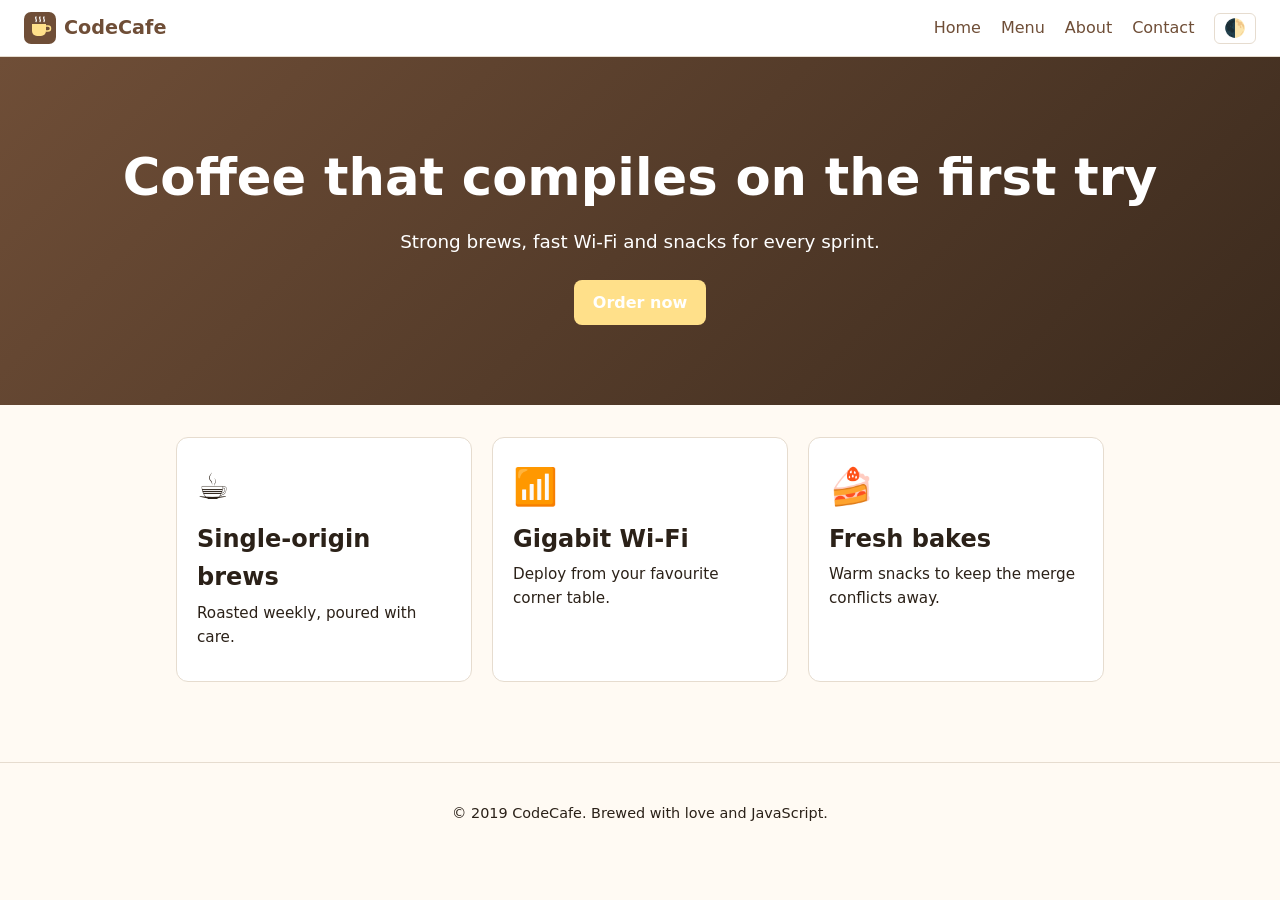
<file: index.html>
<!DOCTYPE html>
<html lang="en">
<head>
  <meta charset="UTF-8">
  <meta name="viewport" content="width=device-width, initial-scale=1.0">
  <title>CodeCafe - Fuel for Developers</title>
  <link rel="stylesheet" href="css/style.css">
</head>
<body>
  <header class="site-header">
    <a class="brand" href="index.html"><img src="assets/logo.svg" alt="" width="32" height="32"> CodeCafe</a>
    <button id="nav-toggle" class="nav-toggle" aria-label="Toggle navigation">&#9776;</button>
    <nav>
      <ul id="nav-links" class="nav-links">
        <li><a href="index.html">Home</a></li>
        <li><a href="menu.htm">Menu</a></li>
        <li><a href="about.html">About</a></li>
        <li><a href="contact.html">Contact</a></li>
        <li><button id="theme-toggle" class="theme-toggle" aria-label="Toggle dark mode">&#127763;</button></li>
      </ul>
    </nav>
  </header>

  <main>
    <section class="hero">
      <h1>Coffee that compiles on the first try</h1>
      <p>Strong brews, fast Wi-Fi and snacks for every sprint.</p>
      <a class="btn btn-cta" href="menu.html">Order now</a>
    </section>

    <section class="container features">
      <article class="card">
        <div class="emoji">&#9749;</div>
        <h2>Single-origin brews</h2>
        <p>Roasted weekly, poured with care.</p>
      </article>
      <article class="card">
        <div class="emoji">&#128246;</div>
        <h2>Gigabit Wi-Fi</h2>
        <p>Deploy from your favourite corner table.</p>
      </article>
      <article class="card">
        <div class="emoji">&#127856;</div>
        <h2>Fresh bakes</h2>
        <p>Warm snacks to keep the merge conflicts away.</p>
      </article>
    </section>
  </main>

  <footer class="site-footer">
    <p>&copy; 2019 CodeCafe. Brewed with love and JavaScript.</p>
  </footer>

  <script src="js/main.js"></script>
</body>
</html>
</file>
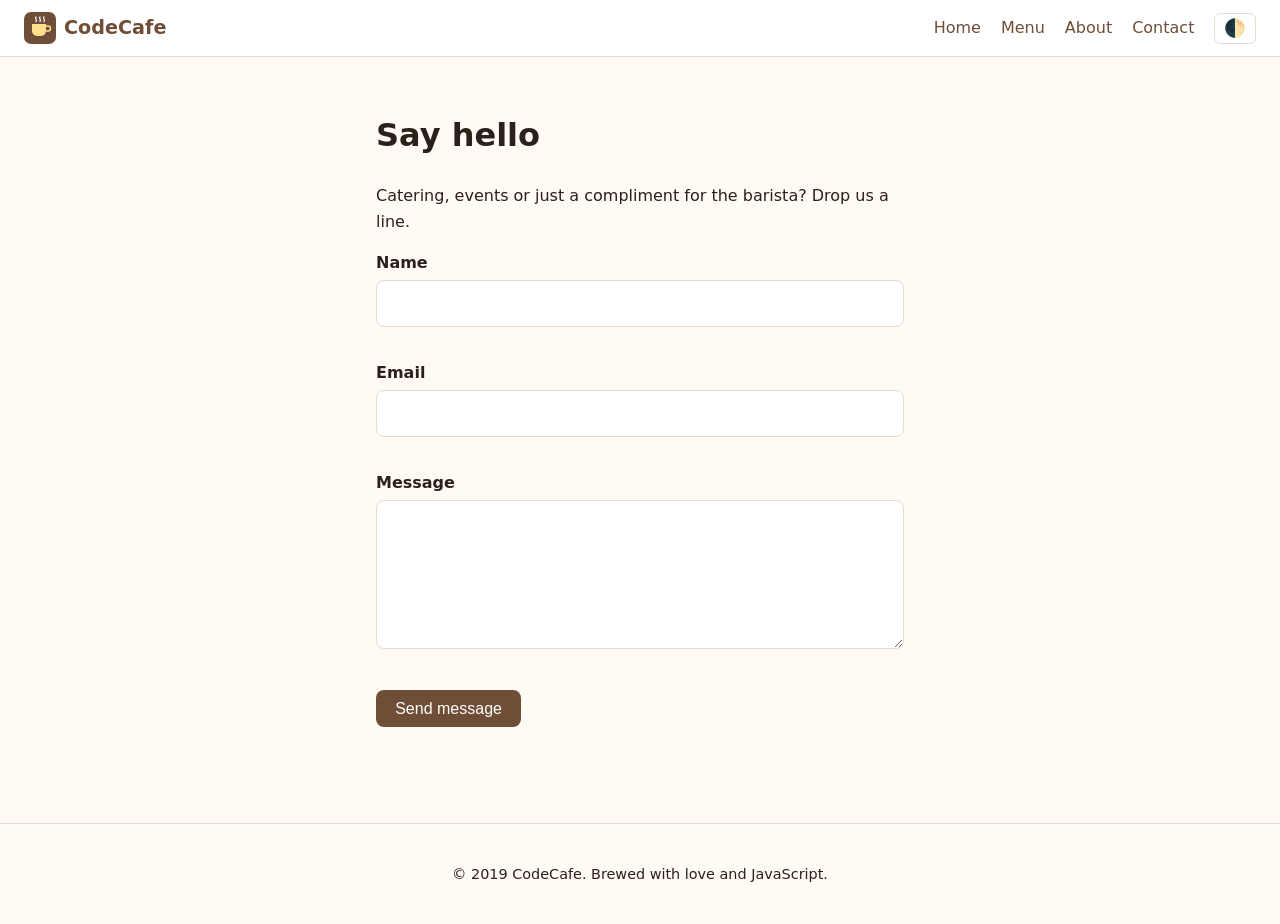
<file: contact.html>
<!DOCTYPE html>
<html>
<head>
  <meta charset="UTF-8">
  <link rel="stylesheet" href="css/style.css">
</head>
<body>
  <header class="site-header">
    <a class="brand" href="index.html"><img src="assets/logo.svg" alt="" width="32" height="32"> CodeCafe</a>
    <button id="nav-toggle" class="nav-toggle" aria-label="Toggle navigation">&#9776;</button>
    <nav>
      <ul id="nav-links" class="nav-links">
        <li><a href="index.html">Home</a></li>
        <li><a href="menu.html">Menu</a></li>
        <li><a href="about.html">About</a></li>
        <li><a href="contact.html">Contact</a></li>
        <li><button id="theme-toggle" class="theme-toggle" aria-label="Toggle dark mode">&#127763;</button></li>
      </ul>
    </nav>
  </header>

  <main class="container narrow">
    <h1>Say hello</h1>
    <p>Catering, events or just a compliment for the barista? Drop us a line.</p>

    <form id="contact-form" novalidate>
      <div class="field">
        <label for="name">Name</label>
        <input id="name" name="name" type="text" autocomplete="name">
        <span class="error" data-for="name"></span>
      </div>
      <div class="field">
        <label for="email">Email</label>
        <input id="email" name="email" type="text" autocomplete="email">
        <span class="error" data-for="email"></span>
      </div>
      <div class="field">
        <label for="message">Message</label>
        <textarea id="message" name="message" rows="5"></textarea>
        <span class="error" data-for="message"></span>
      </div>
      <button class="btn" type="submit">Send message</button>
      <p id="form-status" class="form-status"></p>
    </form>
  </main>

  <footer class="site-footer">
    <p>&copy; 2019 CodeCafe. Brewed with love and JavaScript.</p>
  </footer>

  <script src="js/main.js"></script>
  <script src="js/contact.js"></script>
</body>
</html>
</file>
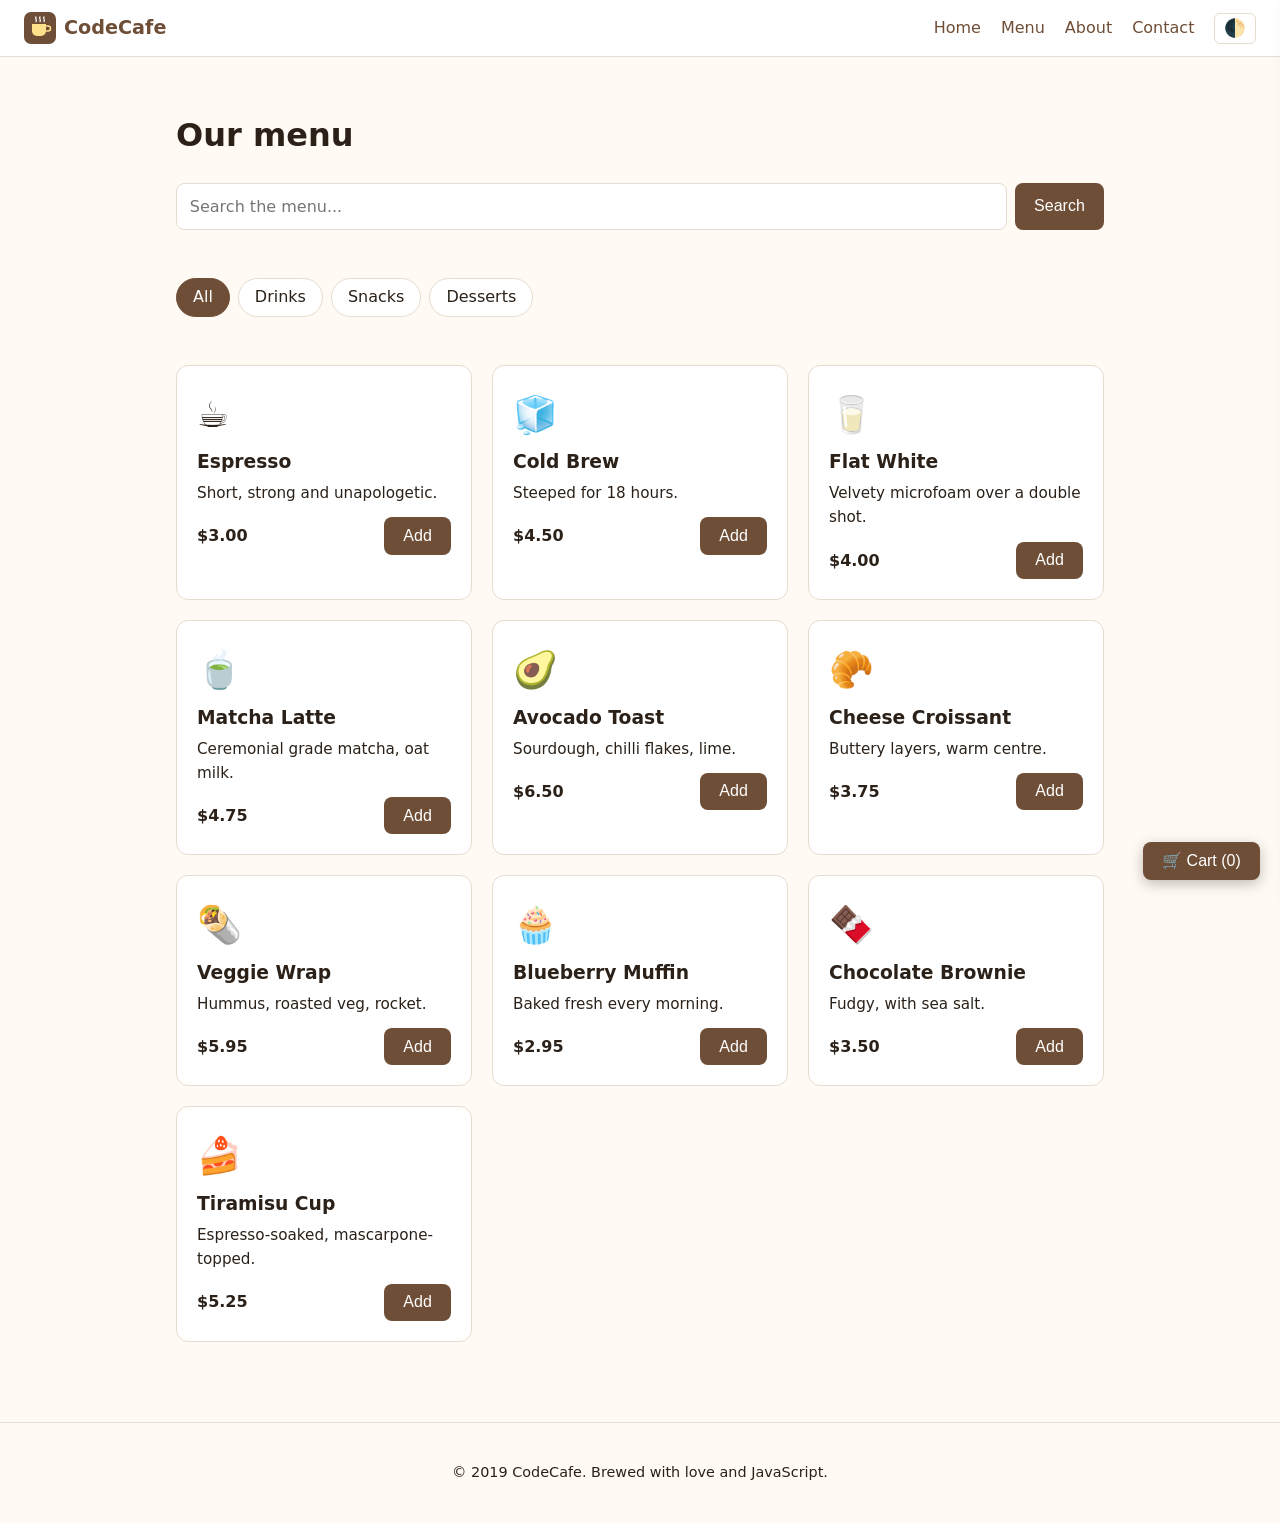
<file: menu.html>
<!DOCTYPE html>
<html lang="en">
<head>
  <meta charset="UTF-8">
  <meta name="viewport" content="width=device-width, initial-scale=1.0">
  <title>Menu - CodeCafe</title>
  <link rel="stylesheet" href="css/style.css">
</head>
<body>
  <header class="site-header">
    <a class="brand" href="index.html"><img src="assets/logo.svg" alt="" width="32" height="32"> CodeCafe</a>
    <button id="nav-toggle" class="nav-toggle" aria-label="Toggle navigation">&#9776;</button>
    <nav>
      <ul id="nav-links" class="nav-links">
        <li><a href="index.html">Home</a></li>
        <li><a href="menu.html">Menu</a></li>
        <li><a href="about.html">About</a></li>
        <li><a href="contact.html">Contact</a></li>
        <li><button id="theme-toggle" class="theme-toggle" aria-label="Toggle dark mode">&#127763;</button></li>
      </ul>
    </nav>
  </header>

  <main class="container">
    <h1>Our menu</h1>

    <form class="search" method="get" action="menu.html" role="search">
      <input type="text" name="q" id="search" placeholder="Search the menu..." aria-label="Search the menu">
      <button class="btn" type="submit">Search</button>
    </form>
    <p id="search-info" class="search-info"></p>

    <div class="filters" id="filters">
      <button class="chip active" data-category="all">All</button>
      <button class="chip" data-category="drinks">Drinks</button>
      <button class="chip" data-category="snacks">Snacks</button>
      <button class="chip" data-category="dessert">Desserts</button>
    </div>

    <div id="status" class="status"></div>
    <div id="menu-grid" class="grid"></div>
  </main>

  <button id="cart-open" class="btn cart-btn">&#128722; Cart (<span id="cart-count">0</span>)</button>

  <div id="cart-drawer" class="drawer">
    <div class="drawer-head">
      <h2>Your cart</h2>
      <div id="cart-close" class="close">&times;</div>
    </div>
    <ul id="cart-items" class="cart-items"></ul>
    <p class="cart-total">Total: $<span id="cart-total">0</span></p>
  </div>

  <footer class="site-footer">
    <p>&copy; 2019 CodeCafe. Brewed with love and JavaScript.</p>
  </footer>

  <script src="js/data.js"></script>
  <script src="js/cart.js"></script>
  <script src="js/menu.js"></script>
  <script src="js/main.js"></script>
</body>
</html>
</file>
<file: css/style.css>
:root {
  --bg: #fffaf3;
  --text: #2b2118;
  --card: #ffffff;
  --primary: #6f4e37;
  --accent: #ffe08a;
  --border: #e6dccf;
  --error: #c0392b;
}

[data-theme="dark"] {
  --bg: #17120e;
  --text: #f3e9dc;
  --card: #241c15;
  --primary: #d9a066;
  --border: #3a2e24;
}

* { box-sizing: border-box; }

body {
  margin: 0;
  font-family: system-ui, -apple-system, "Segoe UI", sans-serif;
  background: var(--bg);
  color: var(--text);
  line-height: 1.6;
}

a { color: var(--primary); }

.container { max-width: 960px; margin: 0 auto; padding: 2rem 1rem; }
.narrow { max-width: 560px; }

/* ---------- Header / nav ---------- */
.site-header {
  display: flex;
  align-items: center;
  justify-content: space-between;
  padding: 0.75rem 1.5rem;
  background: var(--card);
  border-bottom: 1px solid var(--border);
  position: sticky;
  top: 0;
  z-index: 10;
}

.brand { display: flex; align-items: center; gap: 0.5rem; font-weight: 700; text-decoration: none; font-size: 1.2rem; }

.nav-links { display: flex; gap: 1.25rem; list-style: none; margin: 0; padding: 0; align-items: center; }
.nav-links a { text-decoration: none; font-weight: 500; }
.nav-links a:hover { text-decoration: underline; }

.nav-toggle, .theme-toggle {
  background: none;
  border: 1px solid var(--border);
  border-radius: 6px;
  font-size: 1.1rem;
  padding: 0.25rem 0.55rem;
  cursor: pointer;
  color: var(--text);
}
.nav-toggle { display: none; }

/* ---------- Hero ---------- */
.hero {
  text-align: center;
  padding: 5rem 1rem;
  background: linear-gradient(135deg, #6f4e37, #3b2a1d);
  color: #fff;
}
.hero h1 { font-size: clamp(2rem, 5vw, 3.2rem); margin: 0 0 0.5rem; }
.hero p { margin: 0 0 1.5rem; font-size: 1.15rem; }

/* ---------- Buttons ---------- */
.btn {
  display: inline-block;
  background: var(--primary);
  color: #fff;
  border: none;
  padding: 0.6rem 1.2rem;
  border-radius: 8px;
  font-size: 1rem;
  cursor: pointer;
  text-decoration: none;
}
[data-theme="dark"] .btn { color: #17120e; }
.btn:hover { filter: brightness(1.1); }

.btn-cta {
  background: var(--accent);
  color: #fff;
  font-weight: 700;
}

/* ---------- Cards / grid ---------- */
.features, .grid {
  display: grid;
  grid-template-columns: repeat(auto-fill, minmax(220px, 1fr));
  gap: 1.25rem;
}

.card {
  background: var(--card);
  border: 1px solid var(--border);
  border-radius: 12px;
  padding: 1.25rem;
}
.card h2, .card h3 { margin: 0.25rem 0; }
.card p { margin: 0.25rem 0 0.75rem; font-size: 0.95rem; }
.emoji { font-size: 2.25rem; }
.card-foot { display: flex; justify-content: space-between; align-items: center; }
.price { font-weight: 700; }

/* ---------- About ---------- */
.team { margin: 1rem 0; }
.team img { border-radius: 50%; border: 4px solid var(--border); }
.team figcaption { margin-top: 0.5rem; font-style: italic; }

/* ---------- Menu page ---------- */
.search { display: flex; gap: 0.5rem; margin-bottom: 0.5rem; }
.search input, .field input, .field textarea {
  flex: 1;
  width: 100%;
  padding: 0.6rem 0.8rem;
  border: 1px solid var(--border);
  border-radius: 8px;
  background: var(--card);
  color: var(--text);
  font: inherit;
}
.search-info { min-height: 1.5rem; margin: 0 0 1rem; }

.filters { display: flex; flex-wrap: wrap; gap: 0.5rem; margin-bottom: 1rem; }
.chip {
  border: 1px solid var(--border);
  background: var(--card);
  color: var(--text);
  border-radius: 999px;
  padding: 0.35rem 1rem;
  cursor: pointer;
  font: inherit;
}
.chip.active { background: var(--primary); color: #fff; border-color: var(--primary); }
[data-theme="dark"] .chip.active { color: #17120e; }

.status { min-height: 1.5rem; font-style: italic; margin-bottom: 0.5rem; }
.empty { grid-column: 1 / -1; text-align: center; opacity: 0.7; }

/* ---------- Cart ---------- */
.cart-btn { position: fixed; right: 1.25rem; bottom: 1.25rem; box-shadow: 0 4px 14px rgba(0, 0, 0, 0.25); z-index: 20; }

.drawer {
  position: fixed;
  top: 0;
  right: -380px;
  width: 360px;
  max-width: 100%;
  height: 100%;
  background: var(--card);
  border-left: 1px solid var(--border);
  box-shadow: -6px 0 20px rgba(0, 0, 0, 0.2);
  padding: 1rem;
  transition: right 0.25s ease;
  z-index: 30;
  overflow-y: auto;
}
.drawer.open { right: 0; }
.drawer-head { display: flex; justify-content: space-between; align-items: center; }
.close { font-size: 2rem; cursor: pointer; line-height: 1; }

.cart-items { list-style: none; margin: 1rem 0; padding: 0; }
.cart-items li { display: flex; align-items: center; justify-content: space-between; gap: 0.5rem; padding: 0.5rem 0; border-bottom: 1px solid var(--border); }
.qty { display: inline-flex; align-items: center; gap: 0.4rem; }
.qty button { width: 1.8rem; height: 1.8rem; border-radius: 50%; border: 1px solid var(--border); background: var(--bg); color: var(--text); cursor: pointer; }
.cart-total { font-weight: 700; font-size: 1.2rem; }

/* ---------- Forms ---------- */
.field { margin-bottom: 1rem; }
.field label { display: block; font-weight: 600; margin-bottom: 0.25rem; }
.error { color: var(--error); font-size: 0.85rem; display: block; min-height: 1.1rem; }
.form-status { font-weight: 600; margin-top: 1rem; }

/* ---------- Footer ---------- */
.site-footer { text-align: center; padding: 1.5rem 1rem; border-top: 1px solid var(--border); margin-top: 3rem; font-size: 0.9rem; }

/* ---------- Mobile ---------- */
@media (max-width: 700px) {
  .nav-toggle { display: block; }
  .nav-links {
    display: none;
    flex-direction: column;
    align-items: flex-start;
    position: absolute;
    top: 100%;
    left: 0;
    right: 0;
    background: var(--card);
    padding: 1rem 1.5rem;
    border-bottom: 1px solid var(--border);
  }
  .nav-links.active { display: flex; }
}
</file>
